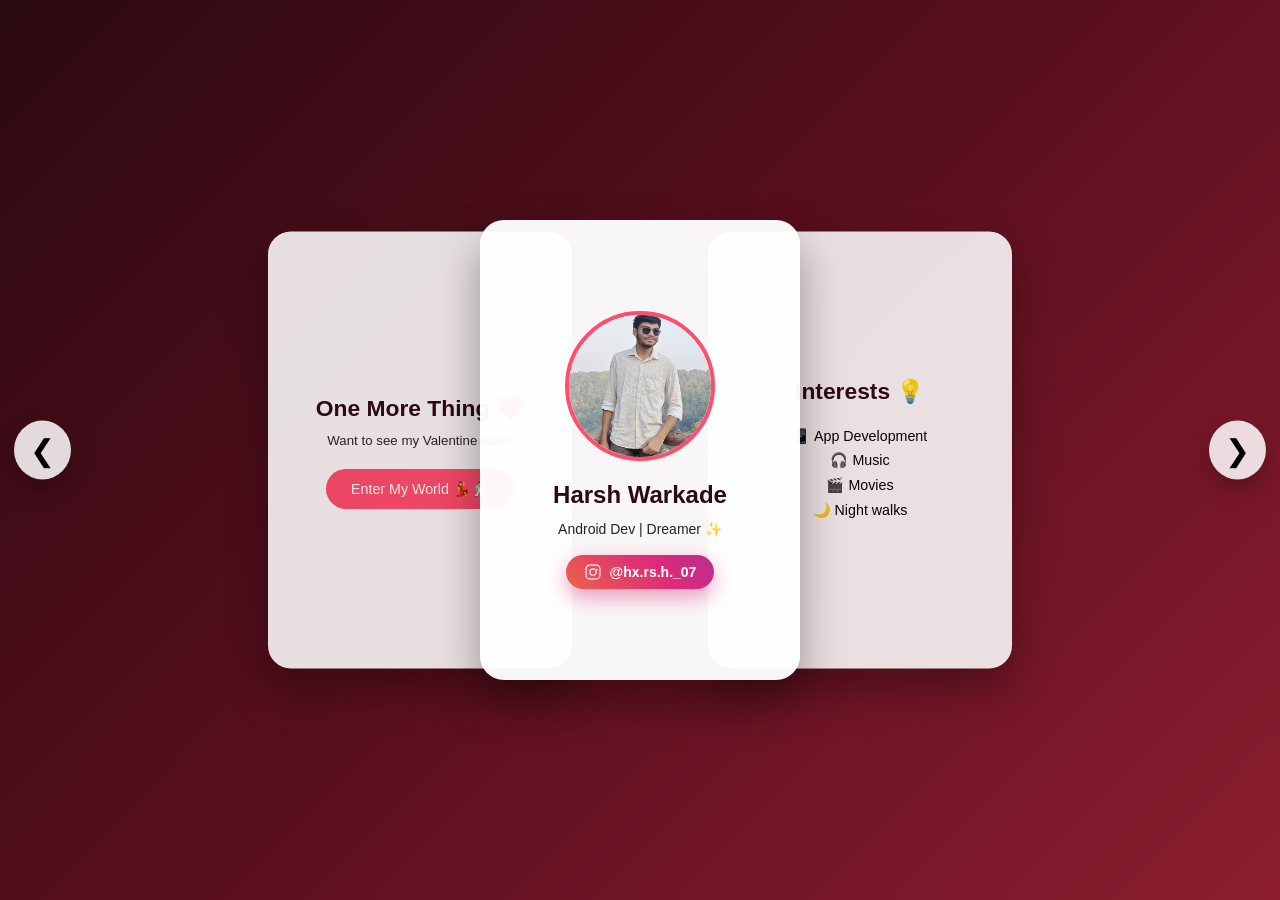
<file: index.html>
<!DOCTYPE html>
<html lang="en">
<head>
    <meta charset="UTF-8">
    <title>Dating Profile 💖</title>
    <meta name="viewport" content="width=device-width, initial-scale=1.0">
    <link rel="stylesheet" href="style.css">
</head>

<body>

<!-- Navigation Arrows -->
<button class="arrow left" id="leftBtn" aria-label="Previous card">❮</button>
<button class="arrow right" id="rightBtn" aria-label="Next card">❯</button>

<!-- Carousel -->
<div class="carousel-container">

    <!-- CARD 1 -->
    <div class="card" data-index="0">
        <img 
  src="profile.jpeg" 
  alt="Profile picture of Harsh" 
  class="profile-img"
/>
        <h2>Harsh Warkade</h2>
        <p>Android Dev | Dreamer ✨</p>
        <a 
  href="https://www.instagram.com/hx.rs.h._07/" 
  target="_blank" 
  class="insta-link"
  aria-label="Open Instagram profile"
>
    <span class="insta-svg">
        <svg viewBox="0 0 24 24" width="18" height="18" fill="currentColor">
            <path d="M7.75 2h8.5A5.75 5.75 0 0 1 22 7.75v8.5A5.75 5.75 0 0 1 16.25 22h-8.5A5.75 5.75 0 0 1 2 16.25v-8.5A5.75 5.75 0 0 1 7.75 2Zm0 1.5A4.25 4.25 0 0 0 3.5 7.75v8.5A4.25 4.25 0 0 0 7.75 20.5h8.5a4.25 4.25 0 0 0 4.25-4.25v-8.5a4.25 4.25 0 0 0-4.25-4.25h-8.5ZM12 7a5 5 0 1 1 0 10a5 5 0 0 1 0-10Zm0 1.5a3.5 3.5 0 1 0 0 7a3.5 3.5 0 0 0 0-7Zm5.25-.9a1.15 1.15 0 1 1 0 2.3a1.15 1.15 0 0 1 0-2.3Z"/>
        </svg>
    </span>
    <span class="insta-text">@hx.rs.h._07</span>
</a>

    </div>

    <!-- CARD 2 -->
    <div class="card" data-index="1">
        <h2>Interests 💡</h2>
        <ul>
            <li>📱 App Development</li>
            <li>🎧 Music</li>
            <li>🎬 Movies</li>
            <li>🌙 Night walks</li>
        </ul>
    </div>

    <!-- CARD 3 -->
    <div class="card" data-index="2">
        <h2>Personality 🧠</h2>
        <p>Introvert until comfy</p>
        <p>Listener &gt; Talker</p>
        <p>Calm but ambitious</p>
        <p>Effort &gt; Luck</p>
    </div>

    <!-- CARD 4 (FINAL) -->
   <div class="card last-card" data-index="3" id="lastCard">
    <h2>One More Thing ❤️</h2>
    <p>Want to see my Valentine side?</p>
    <button class="enter-btn" onclick="openValentine()">
        Enter My World 💃🕺
    </button>
</div>


</div>

<script src="script.js"></script>
</body>
</html>
</file>
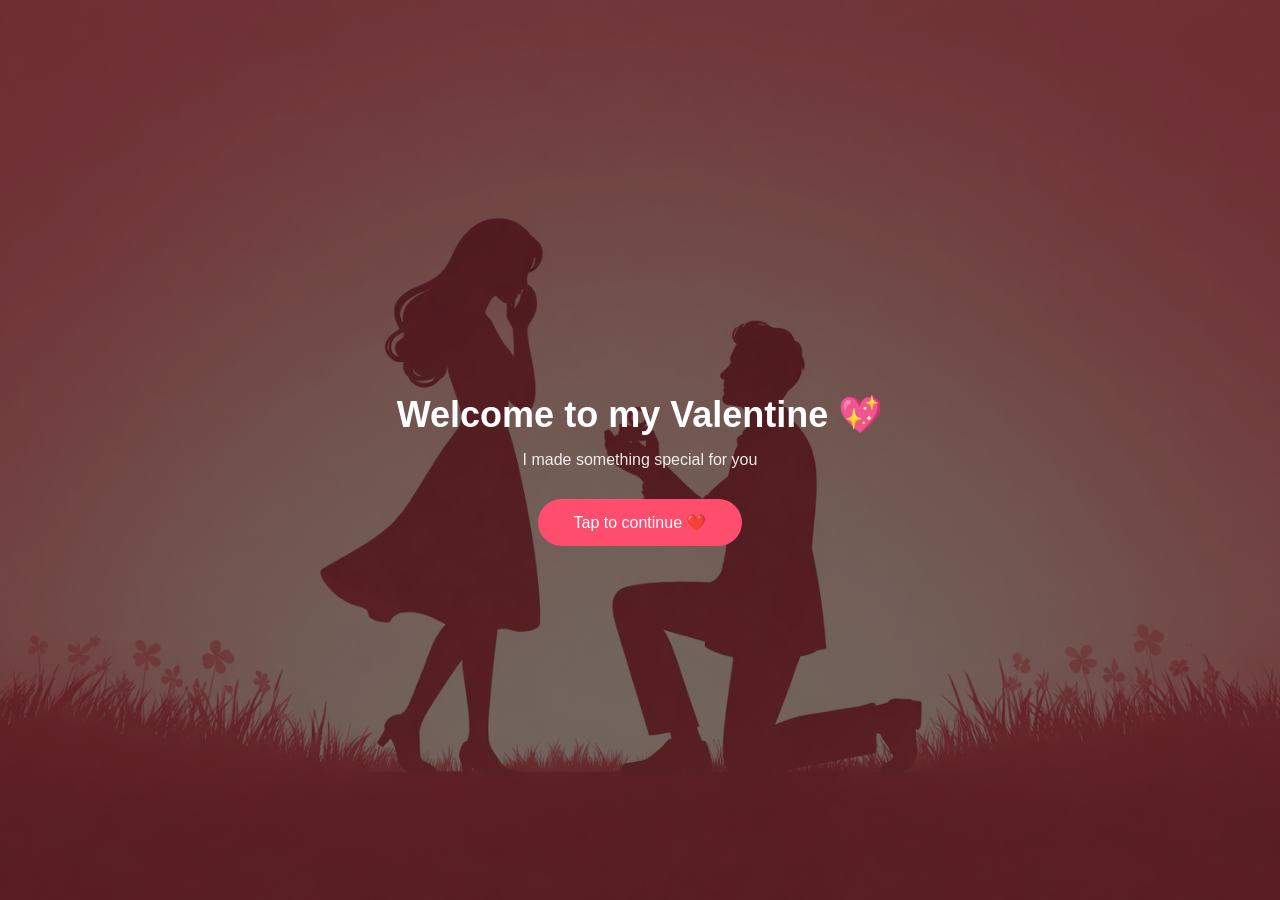
<file: valentine.html>
<!DOCTYPE html>
<html lang="en">
<head>
<meta charset="UTF-8">
<title>My Valentine 💖</title>

<style>
* {
    margin: 0;
    padding: 0;
    box-sizing: border-box;
    font-family: 'Segoe UI', sans-serif;
}

body {
    height: 100vh;
    overflow: hidden;
}

/* =====================
   BACKGROUND
===================== */
.bg {
    position: fixed;
    inset: 0;
    background: url("bg.png") center / cover no-repeat;
    z-index: -2;
}

.overlay {
    position: fixed;
    inset: 0;
    background: rgba(0,0,0,0.55);
    z-index: -1;
}

/* =====================
   SCROLLABLE CONTENT
===================== */
.wrapper {
    height: 100vh;
    overflow-y: auto;
    color: white;
    text-align: center;
    padding: 20px;
}

/* =====================
   ENTRY
===================== */
.entry {
    min-height: 100vh;
    display: flex;
    flex-direction: column;
    justify-content: center;
    align-items: center;
}

.entry h1 {
    font-size: 36px;
    margin-bottom: 15px;
}

.entry p {
    opacity: 0.9;
    margin-bottom: 30px;
}

button {
    padding: 14px 36px;
    border-radius: 30px;
    border: none;
    font-size: 16px;
    background: #ff4d6d;
    color: white;
    cursor: pointer;
    transition: 0.3s;
}

button:hover {
    transform: scale(1.05);
}

/* =====================
   MAIN CONTENT
===================== */
.content {
    display: none;
    max-width: 600px;
    margin: auto;
    padding-bottom: 120px;
    animation: fadeIn 0.8s ease;
}

.content h2 {
    margin-top: 50px;
    margin-bottom: 15px;
    font-size: 26px;
}

.content p {
    line-height: 1.6;
    opacity: 0.95;
}

/* Chips */ 
.chips { 
    display: flex; 
    justify-content: center; 
    flex-wrap: wrap; 
    gap: 10px; 
    margin-top: 10px;
 } 
 .chips span { 
    padding: 8px 16px; 
    background: rgba(255,255,255,0.15); 
    border-radius: 20px; 
    font-size: 14px; 
}

/* =====================
   VALENTINE SECTION
===================== */
.valentine-box {
    margin-top: 50px;
    display: none;
}

.choice-buttons {
    margin-top: 20px;
    display: flex;
    justify-content: center;
    gap: 30px;
    position: relative;
}

#noBtn {
    position: relative;
    background: #555;
}

/* =====================
   FINAL TEXT
===================== */
.final-text {
    margin-top: 40px;
    font-size: 28px;
    font-weight: bold;
    color: #ffb3c6;
    display: none;
}

/* =====================
   PARTY POPPERS
===================== */
.popper {
    position: fixed;
    top: 50%;
    width: 1px;
    height: 1px;
    pointer-events: none;
    z-index: 10;
}

.left-popper { left: 30px; }
.right-popper { right: 30px; }

.confetti {
    position: absolute;
    font-size: 18px;
    animation: blast 1.2s ease-out forwards;
}

@keyframes blast {
    from {
        transform: translate(0,0) rotate(0deg);
        opacity: 1;
    }
    to {
        transform: translate(var(--x), var(--y)) rotate(720deg);
        opacity: 0;
    }
}

/* =====================
   FALLING HEARTS
===================== */
.heart {
    position: fixed;
    top: -20px;
    font-size: 22px;
    animation: fall 5s linear forwards;
}

@keyframes fall {
    to {
        transform: translateY(110vh);
        opacity: 0;
    }
}

/* =====================
   FADE
===================== */
@keyframes fadeIn {
    from { opacity: 0; transform: translateY(20px); }
    to { opacity: 1; transform: translateY(0); }
}
</style>
</head>

<body>

<div class="bg"></div>
<div class="overlay"></div>

<div class="wrapper" id="wrapper">

    <!-- ENTRY -->
    <div class="entry" id="entry">
        <h1>Welcome to my Valentine 💖</h1>
        <p>I made something special for you</p>
        <button onclick="reveal()">Tap to continue ❤️</button>
    </div>

    <!-- CONTENT -->
    <div class="content" id="content">
        <h2>About Me</h2>
        <p>
            A simple guy who believes love grows through honesty,
            effort, and choosing each other every day.
        </p>

        <h2>Interests</h2> 
        <div class="chips"> 
            <span>🎵 Music</span> 
            <span>🎬 Movies</span> 
            <span>☕ Coffee</span> 
            <span>🌍 Travel</span> 
            <span>💻 Tech</span> 
        </div> 
        <h2>What I’m Looking For</h2> 
        <p> 
            Someone kind, emotionally mature, and genuine — who values effort more than perfection. 

        </p>

        <button onclick="showValentine()">Let’s write our story together 💖</button>

        <!-- VALENTINE QUESTION -->
        <div class="valentine-box" id="valentineBox">
            <h2>Will you be my Valentine? 💕</h2>

            <div class="choice-buttons">
                <button onclick="yesClicked()">Yes 💖</button>
                <button id="noBtn">No 🙈</button>
            </div>
        </div>

        <div class="final-text" id="finalText">
            You are now my Valentine 💖
        </div>
    </div>
</div>

<div class="popper left-popper"></div>
<div class="popper right-popper"></div>

<script>
function reveal() {
    entry.style.display = "none";
    content.style.display = "block";
    wrapper.scrollTo({ top: 0, behavior: "smooth" });
}

function showValentine() {
    document.getElementById("valentineBox").style.display = "block";
}

/* NO button escape */
const noBtn = document.getElementById("noBtn");
noBtn.addEventListener("mouseenter", () => {
    const x = Math.random() * 200 - 100;
    const y = Math.random() * 120 - 60;
    noBtn.style.transform = `translate(${x}px, ${y}px)`;
});

/* YES CLICK */
function yesClicked() {
    partyPop(5000);
    setTimeout(heartsRain, 5000);
    setTimeout(() => {
        document.getElementById("finalText").style.display = "block";
    }, 10000);
}

/* PARTY POPPERS */
function partyPop(duration) {
    const start = Date.now();
    const interval = setInterval(() => {
        pop(document.querySelector(".left-popper"), 1);
        pop(document.querySelector(".right-popper"), -1);
        if (Date.now() - start > duration) clearInterval(interval);
    }, 400);
}

function pop(container, dir) {
    const emojis = ["❤️","💖","✨","⭐","💕"];
    for (let i = 0; i < 40; i++) {
        const c = document.createElement("div");
        c.className = "confetti";
        c.textContent = emojis[Math.floor(Math.random() * emojis.length)];
        c.style.setProperty("--x", `${dir * (Math.random()*300+80)}px`);
        c.style.setProperty("--y", `${(Math.random()-0.5)*300}px`);
        container.appendChild(c);
        setTimeout(() => c.remove(), 1200);
    }
}

/* HEART RAIN */
function heartsRain() {
    const rain = setInterval(() => {
        const h = document.createElement("div");
        h.className = "heart";
        h.textContent = "❤️";
        h.style.left = Math.random() * 100 + "vw";
        document.body.appendChild(h);
        setTimeout(() => h.remove(), 5000);
    }, 200);

    setTimeout(() => clearInterval(rain), 5000);
}
</script>

</body>
</html>
</file>
<file: style.css>
/* =====================
   GLOBAL RESET
===================== */

* {
    box-sizing: border-box;
    font-family: 'Segoe UI', Arial, sans-serif;
}

body {
    margin: 0;
    height: 100vh;
    background: linear-gradient(135deg, #2b0a12, #5a0f1e, #8c1d30);
    background-attachment: fixed;
    overflow: hidden;
}

/* =====================
   NAVIGATION ARROWS
===================== */

.arrow {
    position: fixed;
    top: 50%;
    transform: translateY(-50%);
    font-size: 30px;
    background: rgba(255,255,255,0.85);
    border: none;
    padding: 12px 16px;
    cursor: pointer;
    z-index: 100;
    border-radius: 50%;
    box-shadow: 0 10px 25px rgba(0,0,0,0.25);
    transition: transform 0.2s ease, background 0.2s ease;
}

.arrow:hover {
    transform: translateY(-50%) scale(1.1);
    background: #ff4d6d;
    color: white;
}

.left { left: 14px; }
.right { right: 14px; }

/* =====================
   CAROUSEL CONTAINER
===================== */

.carousel-container {
    position: relative;
    width: 100%;
    height: 100%;
}

/* =====================
   CARD BASE
===================== */

.card {
    position: absolute;
    top: 50%;
    left: 50%;
    width: 320px;
    height: 460px;

    background: rgba(255,255,255,0.96);
    border-radius: 24px;
    box-shadow: 0 22px 45px rgba(0,0,0,0.35);

    transform: translate(-50%, -50%);
    transition: transform 0.6s ease, opacity 0.6s ease;

    overflow: hidden;
}

/* =====================
   CARD CONTENT (CENTERED)
===================== */

.card > * {
    margin: 6px 0;
}

.card {
    display: flex;
    flex-direction: column;
    justify-content: center;   /* vertical center */
    align-items: center;       /* horizontal center */
    text-align: center;
    padding: 22px;
}

/* =====================
    INSTA ANIMATION
    ====================== */

    .insta-link {
    display: inline-flex;
    align-items: center;
    gap: 8px;
    margin-top: 12px;
    padding: 8px 18px;
    border-radius: 24px;
    text-decoration: none;
    color: white;
    font-size: 14px;
    font-weight: 600;

    background: linear-gradient(
        45deg,
        #f58529,
        #dd2a7b,
        #8134af,
        #515bd4
    );
    background-size: 300% 300%;
    animation: instaGradient 4s ease infinite;

    box-shadow: 0 8px 20px rgba(221,42,123,0.45);
    transition: transform 0.25s ease;
}

.insta-link:hover {
    transform: scale(1.08);
}

/* SVG icon animation */
.insta-svg {
    display: flex;
    animation: pulse 1.6s infinite;
}

/* Gradient animation */
@keyframes instaGradient {
    0% { background-position: 0% 50%; }
    50% { background-position: 100% 50%; }
    100% { background-position: 0% 50%; }
}

/* Pulse effect */
@keyframes pulse {
    0%   { transform: scale(1); }
    50%  { transform: scale(1.25); }
    100% { transform: scale(1); }
}


/* =====================
   CARD ELEMENTS
===================== */

.card img {
    width: 150px;
    height: 150px;
    border-radius: 50%;
    border: 4px solid #ff4d6d;
    margin-bottom: 10px;
}

.card h2 {
    margin: 10px 0 6px;
    color: #2b0a12;
}

.card p {
    font-size: 14px;
    opacity: 0.85;
}

.card ul {
    list-style: none;
    padding: 0;
    margin-top: 10px;
}

.card ul li {
    margin: 8px 0;
    font-size: 15px;
}

/* =====================
   INSTAGRAM CHIP
===================== */

.insta {
    margin-top: 10px;
    padding: 8px 18px;
    border-radius: 20px;
    background: linear-gradient(45deg, #f58529, #dd2a7b, #8134af);
    color: white;
    font-weight: 600;
    font-size: 14px;
}

/* =====================
   BUTTONS INSIDE CARD
===================== */

.card button {
    margin-top: 16px;
    padding: 12px 26px;
    border-radius: 30px;
    border: none;
    background: #ff4d6d;
    color: white;
    font-size: 15px;
    cursor: pointer;
    transition: transform 0.2s ease;
}

.card button:hover {
    transform: scale(1.05);
}

/* =====================
   🎉 PARTY POPPERS
===================== */

.popper {
    position: fixed;
    top: 50%;
    width: 1px;
    height: 1px;
    pointer-events: none;
    z-index: 300;
}

.left-popper { left: 30px; }
.right-popper { right: 30px; }

.confetti {
    position: absolute;
    font-size: 18px;
    opacity: 0.95;
    animation: blast 1.2s ease-out forwards;
    user-select: none;
    will-change: transform, opacity;
}

@keyframes blast {
    from {
        transform: translate(0, 0) scale(1) rotate(0deg);
        opacity: 1;
    }
    to {
        transform: translate(var(--x), var(--y)) scale(0.3) rotate(720deg);
        opacity: 0;
    }
}

.profile-img {
    width: 140px;
    height: 140px;
    border-radius: 50%;
    object-fit: cover;
    border: 3px solid #ff4d6d;
    margin-bottom: 12px;
    transition: transform 0.4s ease, box-shadow 0.4s ease;
}

.card:hover .profile-img {
    transform: scale(1.05);
    box-shadow: 0 10px 30px rgba(255, 77, 109, 0.45);
}
</file>
